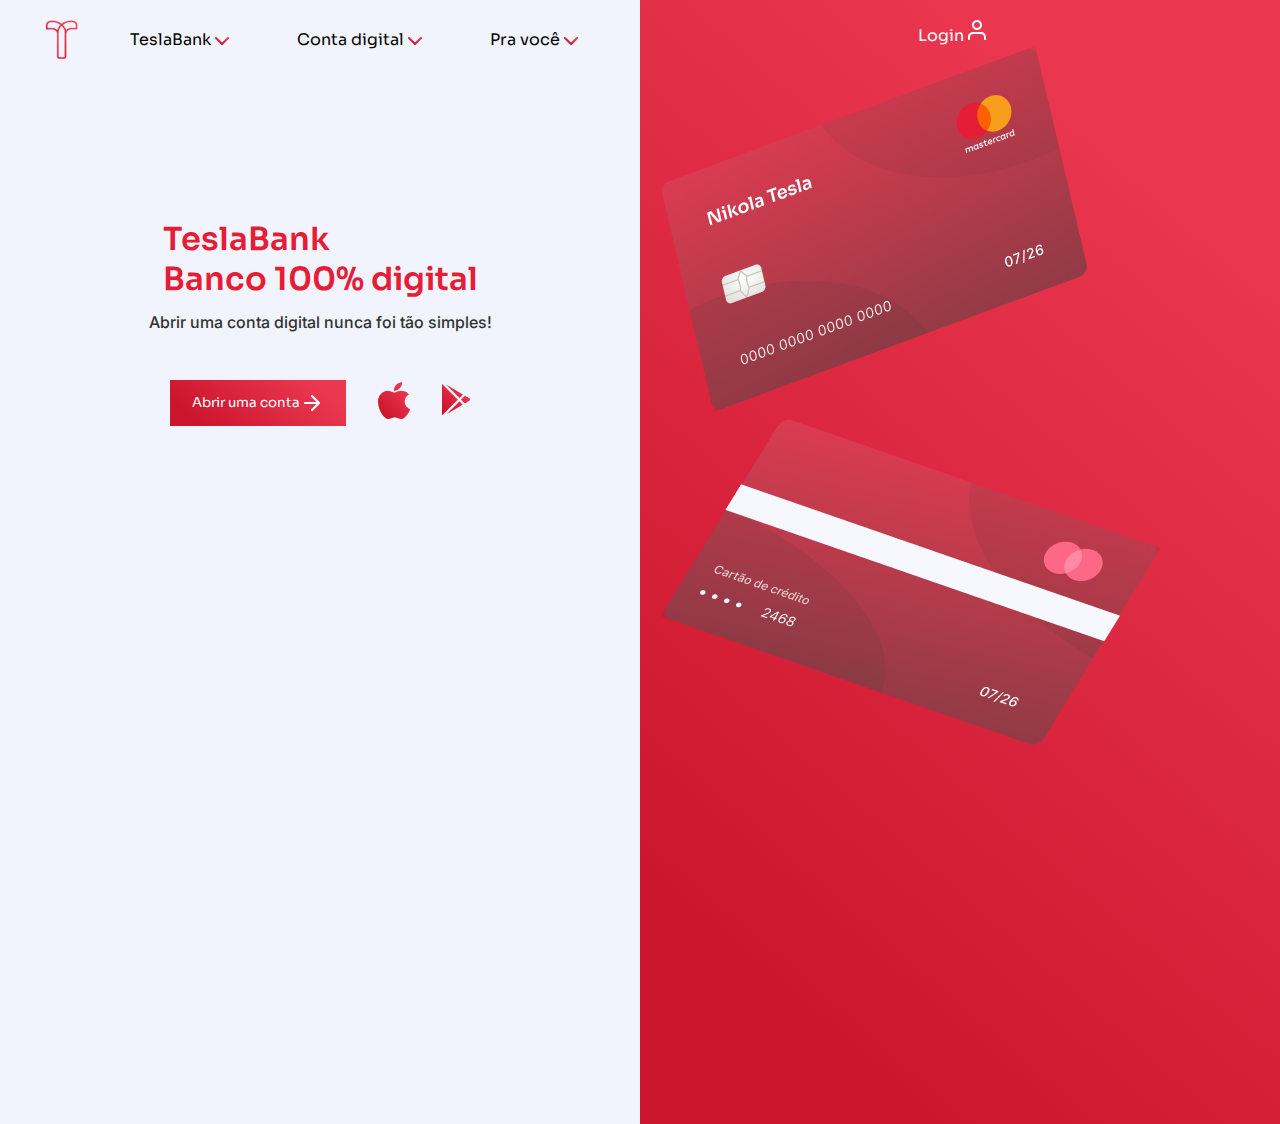
<file: index.html>
<!DOCTYPE html>
<html lang="pt-br">

<head>
    <meta charset="UTF-8">
    <meta name="viewport" content="width=device-width, initial-scale=1.0">
    <link rel="stylesheet" type="text/css" href="style.css">
    <title>TeslaBank</title>
</head>

<body>
    <div class="mainboard">
        <nav>
            <ul>
                <img class="logo" src="img/logo.png" alt="Logo">
                <li>
                    TeslaBank
                    <img src="img/seta.png" alt="Seta">
                </li>
                <li>
                    Conta digital
                    <img src="img/seta.png" alt="Seta">
                </li>
                <li>
                    Pra você
                    <img src="img/seta.png" alt="Seta">
                </li>
            </ul>
        </nav>
        <section>
            <h1>
                TeslaBank
                <br>
                Banco 100% digital
            </h1>
            <h2>
                Abrir uma conta digital nunca foi tão simples!
            </h2>
            <ul class="button-row">
                <li>
                    <button>
                        Abrir uma conta
                        <img src="img/arrow-right.png" alt="seta para direita">
                    </button>
                </li>
                <li>
                    <img src="img/apple.png" alt="logo da apple">
                </li>
                <li>
                    <img src="img/playstore.png" alt="logo da playstore">
                </li>
            </ul>


        </section>
    </div>
    <div class="secondaryboard">
        <ul>
            <li class="login">
                Login
                <img src="img/login.png" alt="Login">
            </li>
        </ul>

        <div class="cartoes">
            <img src="img/card1.png" alt="Cartão de cima">
            <img src="img/card2.png" alt="Cartão de baixo">
        </div>
    </div>
</body>

</html>
</file>
<file: style.css>
@import url('https://fonts.googleapis.com/css2?family=Inter:wght@300;400;500&family=Sora:wght@400;500;600;700&display=swap');

* {
    font-family: Sora;
    letter-spacing: 0em;
    margin: 0;
    padding: 0;
}

.mainboard {
    height: 1124px;
    background: #F2F4FD;
}

.secondaryboard {
    height: 1124px;
    background: linear-gradient(220.94deg, #EB3850 14.43%, #CB162E 85.28%);
}

.mainboard,
.secondaryboard {
    width: 50%;
    float: left;
    box-sizing: border-box;
    padding: 20px;
}

ul {
    justify-content: space-around;
    display: flex;
    list-style: none;
    align-items: center;
    padding: 0;
}

li {
    margin-right: 1rem;
}

.login {
    color: white;
    justify-content: left;
}

img.logo {
    width: 2em;
}

h1 {
    display: flex;
    justify-content: center;
    padding-top: 5em;
    color: #E51D37;
    font-family: Sora;
    font-size: 2em;
    font-weight: 600;
    letter-spacing: 0em;
    text-align: left;
}

h2 {
    color: #333333;
    display: flex;
    justify-content: center;
    padding-top: 0.8rem;
    font-family: Inter;
    font-size: 1rem;
    font-weight: 500;
    letter-spacing: 0em;
    text-align: left;    
}

button {
    color: #FFFFFF;
    background: linear-gradient(220.94deg, #EB3850 14.43%, #CB162E 85.28%);
    border: 0;
    display: flex;
    align-items: center;
    padding: 0.7rem 1.4rem;
    cursor: pointer;
}

.button-row {
    padding-top: 3rem;
    justify-content: center;
}

.button-row>li {
    padding-inline-start:1rem;
}

.cartões {
    position: absolute; /* Define o posicionamento absoluto para as imagens */
    top: 0; /* Posiciona a imagem no topo do contêiner */
    left: 0;
}

/* Incremento a scrollbar adição */
::-webkit-scrollbar {
    width: 10px;
    border-radius: 5px;
    background-color: #333;
}
::-webkit-scrollbar-thumb {
    background-color: #555;
    border-radius: 5px;
}
::-webkit-scrollbar-track {
    background-color: #111;
}
::-webkit-scrollbar-button:start:decrement,
::-webkit-scrollbar-button:end:increment {
    display: none;
}
</file>
